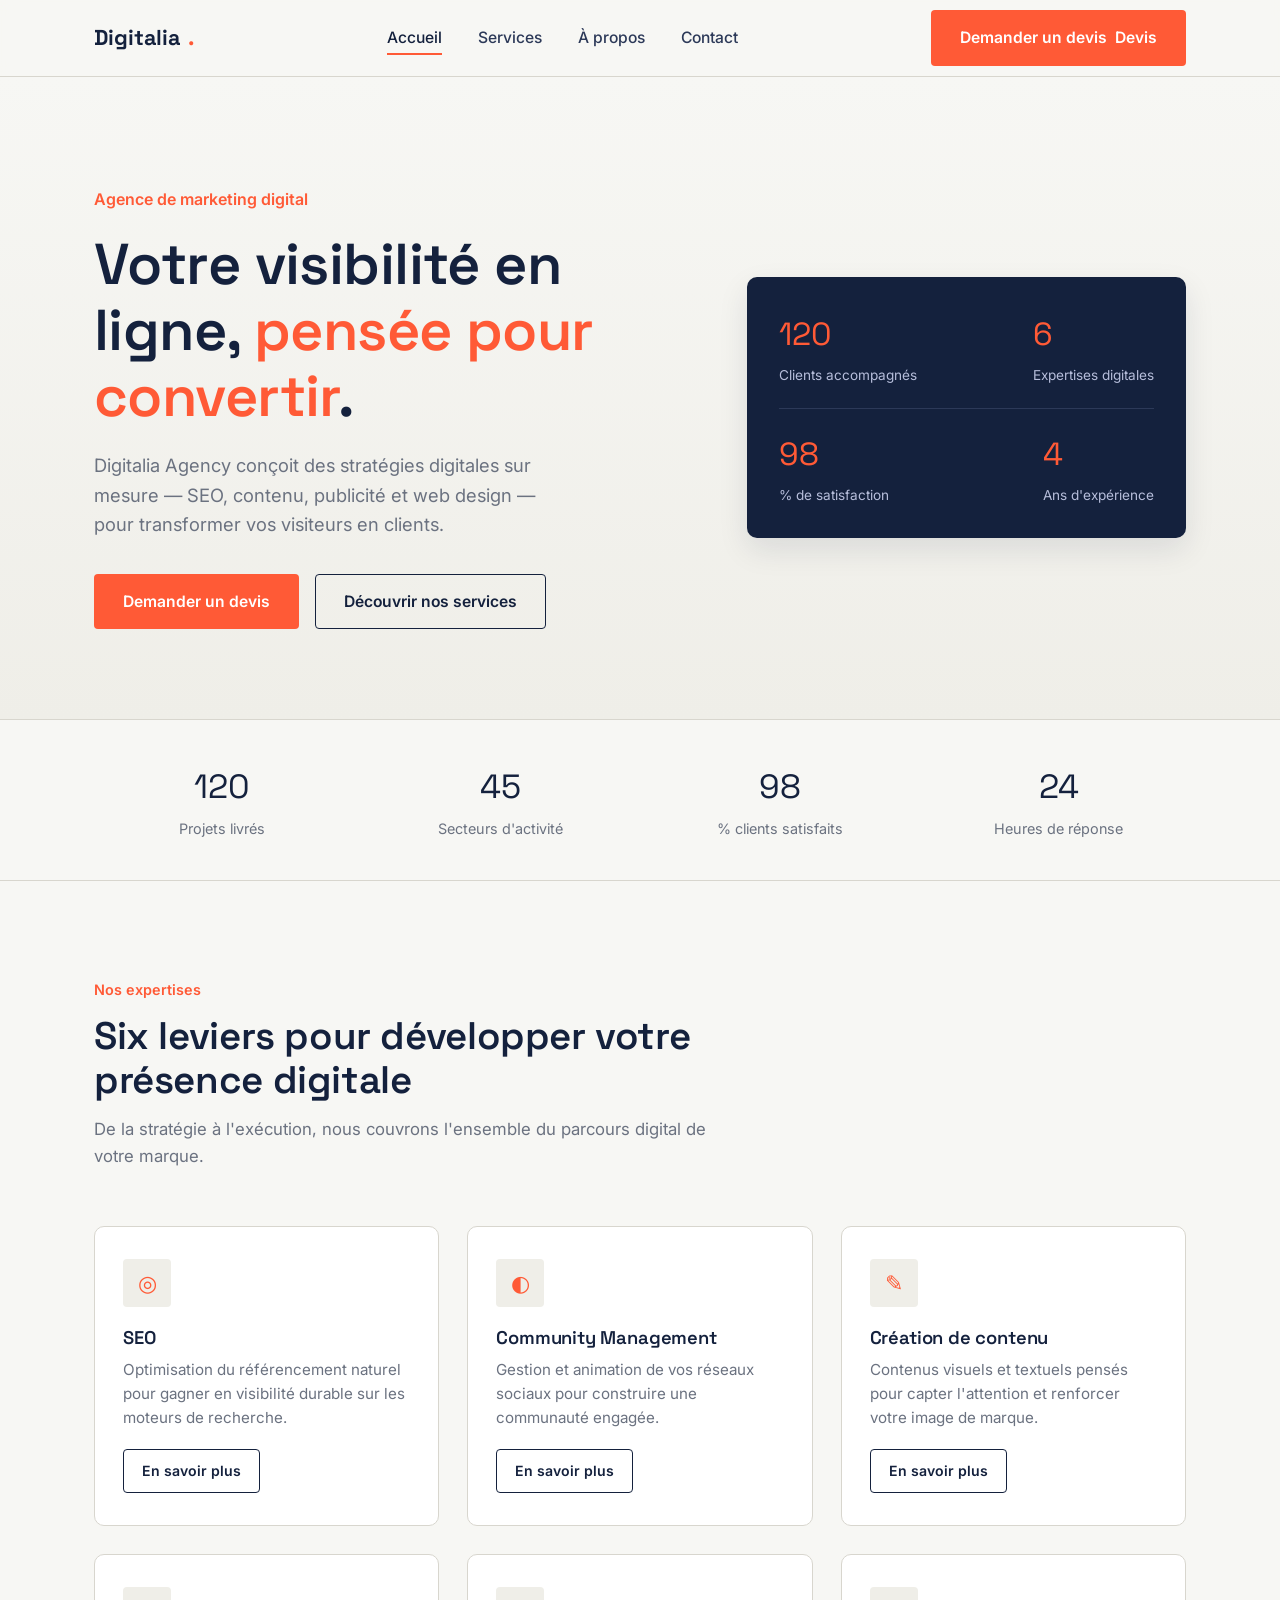
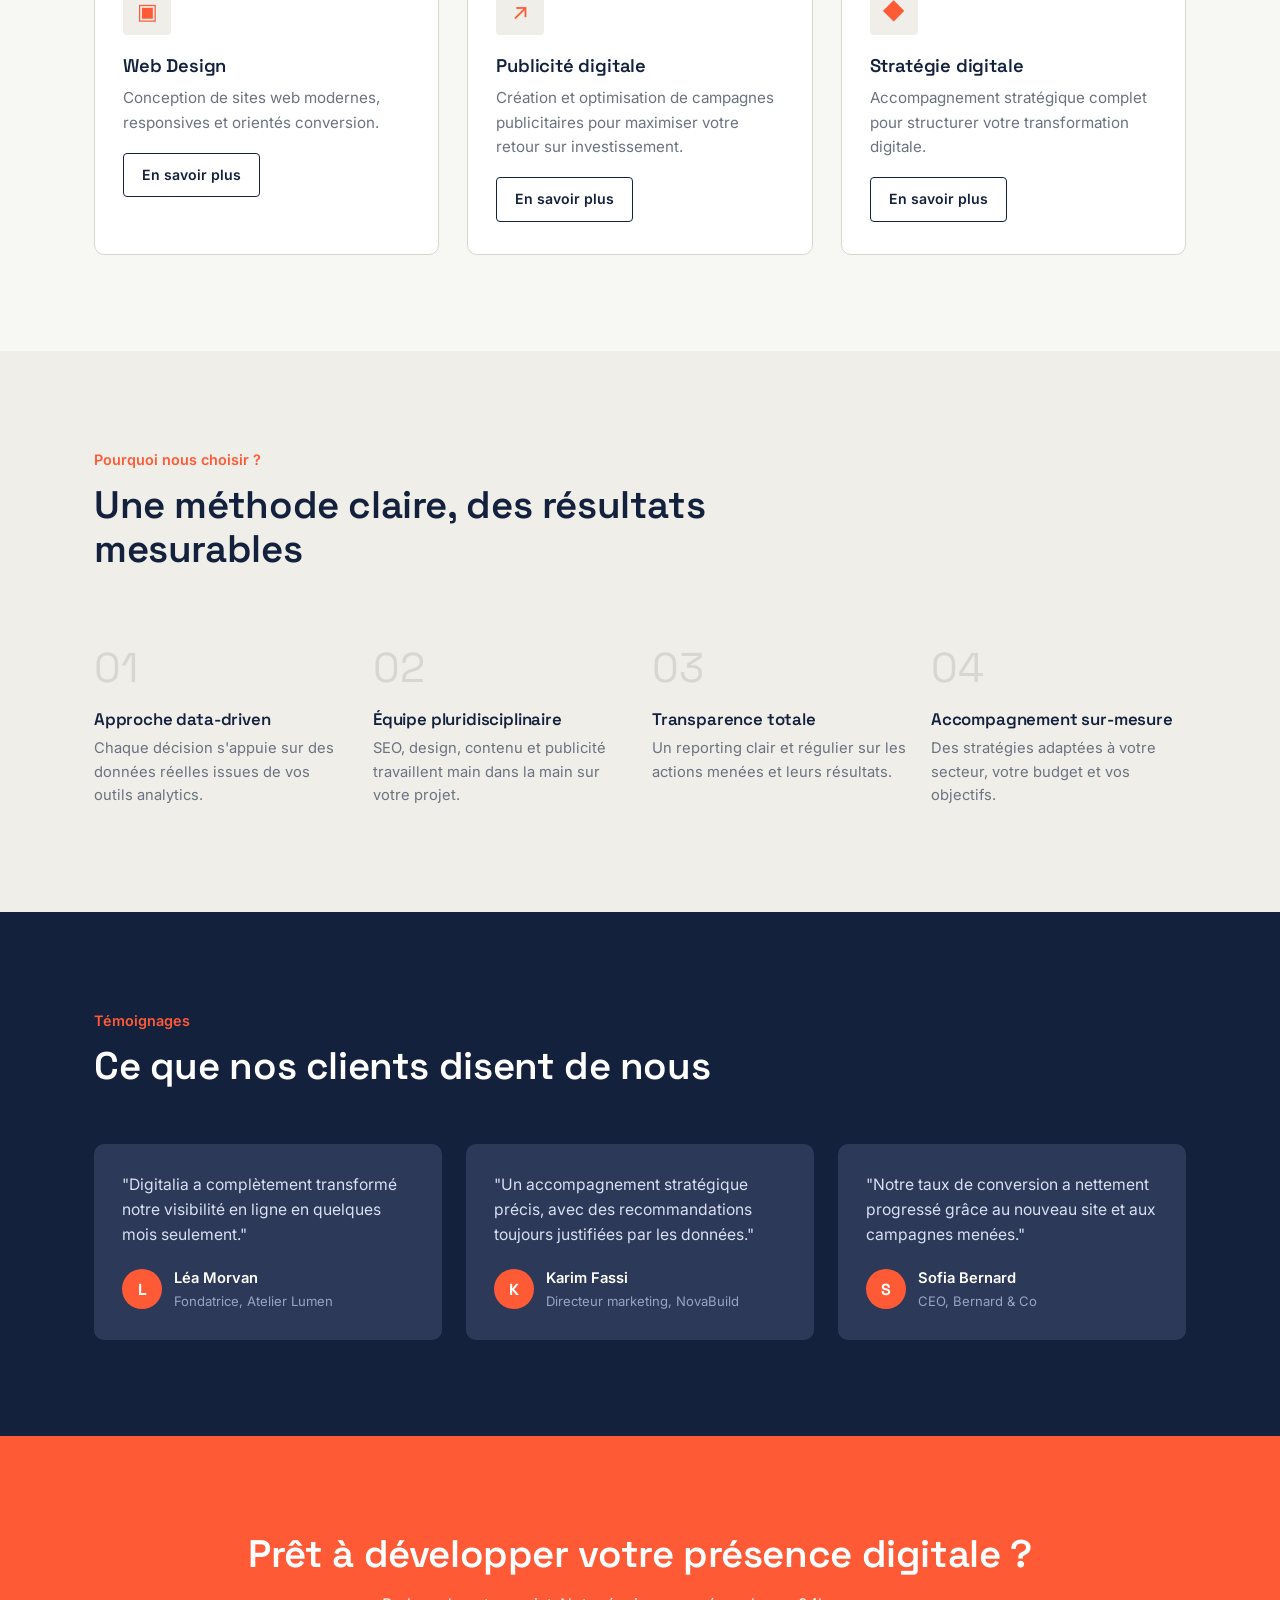
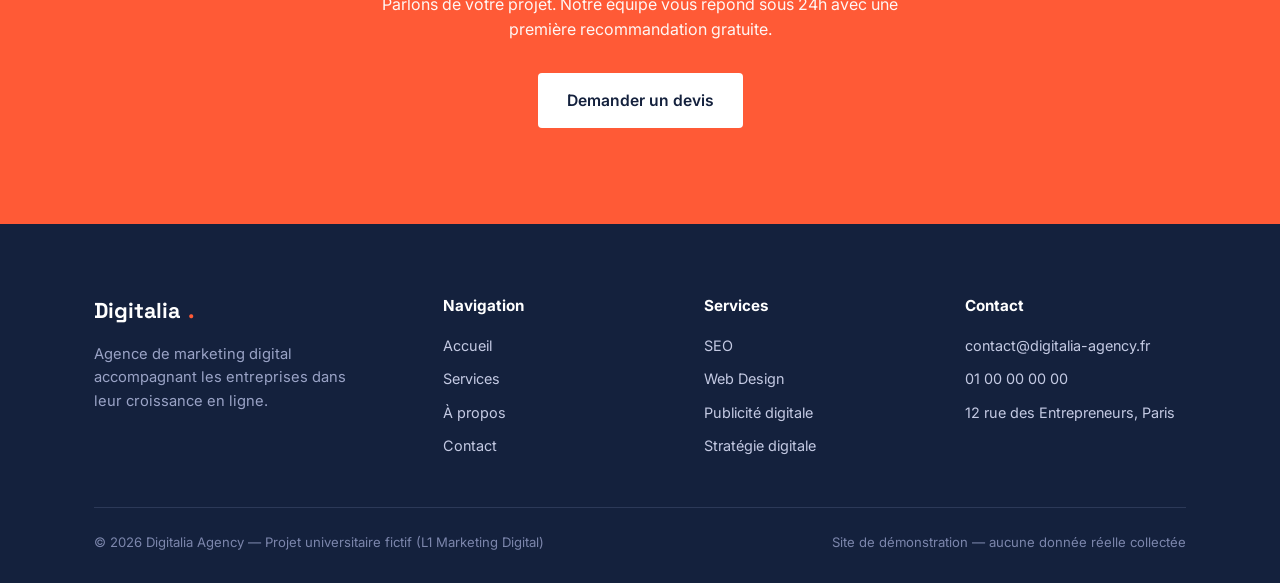
<file: index.html>
<!DOCTYPE html>
<html lang="fr">
<head>
     <!-- Google tag (gtag.js) -->
<script async src="https://www.googletagmanager.com/gtag/js?id=G-2SZCE2NQGP"></script>
<script>
  window.dataLayer = window.dataLayer || [];
  function gtag(){dataLayer.push(arguments);}
  gtag('js', new Date());

  gtag('config', 'G-2SZCE2NQGP');
</script>
<meta charset="UTF-8">
<meta name="viewport" content="width=device-width, initial-scale=1.0">
<title>Digitalia Agency — Agence de Marketing Digital</title>
<meta name="description" content="Digitalia Agency accompagne les entreprises dans leur visibilité digitale : SEO, Community Management, Web Design, Publicité digitale et Stratégie digitale.">

<!-- Google Fonts -->
<link rel="preconnect" href="https://fonts.googleapis.com">
<link href="https://fonts.googleapis.com/css2?family=Space+Grotesk:wght@500;600;700&family=Inter:wght@400;500;600;700&display=swap" rel="stylesheet">

<link rel="stylesheet" href="css/style.css">

<!-- ============================================================
     GOOGLE ANALYTICS 4 (GA4) — gtag.js
     ACTION À FAIRE PAR L'ÉTUDIANT : remplacer G-XXXXXXXXXX par le
     Measurement ID réel obtenu dans Google Analytics (voir PARTIE I
     du guide). Ce code doit être copié à l'identique sur les 4 pages
     (index.html, services.html, about.html, contact.html).
     ============================================================ -->
<script async src="https://www.googletagmanager.com/gtag/js?id=G-XXXXXXXXXX"></script>
<script>
  window.dataLayer = window.dataLayer || [];
  function gtag(){dataLayer.push(arguments);}
  gtag('js', new Date());
  gtag('config', 'G-XXXXXXXXXX');
</script>
</head>
<body>

<!-- ================= HEADER ================= -->
<header class="site-header">
  <div class="container">
    <a href="index.html" class="logo">Digitalia<span>.</span></a>
    <nav class="main-nav" id="mainNav">
      <ul>
        <li><a href="index.html" class="active">Accueil</a></li>
        <li><a href="services.html">Services</a></li>
        <li><a href="about.html">À propos</a></li>
        <li><a href="contact.html">Contact</a></li>
      </ul>
    </nav>
    <div class="header-actions">
      <a href="contact.html" class="btn btn-primary" data-track="cta_click" data-cta-location="header">
        <span class="btn-text-full">Demander un devis</span><span class="btn-text-short">Devis</span>
      </a>
      <button class="nav-toggle" id="navToggle" aria-label="Menu">
        <span></span><span></span><span></span>
      </button>
    </div>
  </div>
</header>

<!-- ================= HERO ================= -->
<section class="hero">
  <div class="container">
    <div class="hero-copy">
      <span class="hero-eyebrow">Agence de marketing digital</span>
      <h1>Votre visibilité en ligne, <em>pensée pour convertir</em>.</h1>
      <p class="lead">Digitalia Agency conçoit des stratégies digitales sur mesure — SEO, contenu, publicité et web design — pour transformer vos visiteurs en clients.</p>
      <div class="hero-cta">
        <a href="contact.html" class="btn btn-primary" data-track="cta_click" data-cta-location="hero">Demander un devis</a>
        <a href="services.html" class="btn btn-outline">Découvrir nos services</a>
      </div>
    </div>
    <div class="hero-visual">
      <div class="stat-row">
        <div><div class="stat-num" data-count="120">0</div><div class="stat-label">Clients accompagnés</div></div>
        <div><div class="stat-num" data-count="6">0</div><div class="stat-label">Expertises digitales</div></div>
      </div>
      <hr>
      <div class="stat-row">
        <div><div class="stat-num" data-count="98">0</div><div class="stat-label">% de satisfaction</div></div>
        <div><div class="stat-num" data-count="4">0</div><div class="stat-label">Ans d'expérience</div></div>
      </div>
    </div>
  </div>
</section>

<!-- ================= TRUST BAR ================= -->
<section class="trust-bar" style="padding:40px 0;">
  <div class="container">
    <div><div class="trust-num" data-count="120">0</div><div class="trust-label">Projets livrés</div></div>
    <div><div class="trust-num" data-count="45">0</div><div class="trust-label">Secteurs d'activité</div></div>
    <div><div class="trust-num" data-count="98">0</div><div class="trust-label">% clients satisfaits</div></div>
    <div><div class="trust-num" data-count="24">0</div><div class="trust-label">Heures de réponse</div></div>
  </div>
</section>

<!-- ================= SERVICES ================= -->
<section id="services">
  <div class="container">
    <div class="section-head">
      <span class="section-tag">Nos expertises</span>
      <h2>Six leviers pour développer votre présence digitale</h2>
      <p>De la stratégie à l'exécution, nous couvrons l'ensemble du parcours digital de votre marque.</p>
    </div>
    <div class="services-grid">

      <div class="service-card">
        <div class="service-icon">◎</div>
        <h3>SEO</h3>
        <p>Optimisation du référencement naturel pour gagner en visibilité durable sur les moteurs de recherche.</p>
        <a href="services.html#seo" class="btn btn-outline" data-track="service_click" data-service-name="SEO">En savoir plus</a>
      </div>

      <div class="service-card">
        <div class="service-icon">◐</div>
        <h3>Community Management</h3>
        <p>Gestion et animation de vos réseaux sociaux pour construire une communauté engagée.</p>
        <a href="services.html#community" class="btn btn-outline" data-track="service_click" data-service-name="Community Management">En savoir plus</a>
      </div>

      <div class="service-card">
        <div class="service-icon">✎</div>
        <h3>Création de contenu</h3>
        <p>Contenus visuels et textuels pensés pour capter l'attention et renforcer votre image de marque.</p>
        <a href="services.html#contenu" class="btn btn-outline" data-track="service_click" data-service-name="Création de contenu">En savoir plus</a>
      </div>

      <div class="service-card">
        <div class="service-icon">▣</div>
        <h3>Web Design</h3>
        <p>Conception de sites web modernes, responsives et orientés conversion.</p>
        <a href="services.html#webdesign" class="btn btn-outline" data-track="service_click" data-service-name="Web Design">En savoir plus</a>
      </div>

      <div class="service-card">
        <div class="service-icon">↗</div>
        <h3>Publicité digitale</h3>
        <p>Création et optimisation de campagnes publicitaires pour maximiser votre retour sur investissement.</p>
        <a href="services.html#pub" class="btn btn-outline" data-track="service_click" data-service-name="Publicité digitale">En savoir plus</a>
      </div>

      <div class="service-card">
        <div class="service-icon">◆</div>
        <h3>Stratégie digitale</h3>
        <p>Accompagnement stratégique complet pour structurer votre transformation digitale.</p>
        <a href="services.html#strategie" class="btn btn-outline" data-track="service_click" data-service-name="Stratégie digitale">En savoir plus</a>
      </div>

    </div>
  </div>
</section>

<!-- ================= WHY US ================= -->
<section style="background:var(--paper-alt);">
  <div class="container">
    <div class="section-head">
      <span class="section-tag">Pourquoi nous choisir ?</span>
      <h2>Une méthode claire, des résultats mesurables</h2>
    </div>
    <div class="why-grid">
      <div class="why-item"><span class="num">01</span><h4>Approche data-driven</h4><p>Chaque décision s'appuie sur des données réelles issues de vos outils analytics.</p></div>
      <div class="why-item"><span class="num">02</span><h4>Équipe pluridisciplinaire</h4><p>SEO, design, contenu et publicité travaillent main dans la main sur votre projet.</p></div>
      <div class="why-item"><span class="num">03</span><h4>Transparence totale</h4><p>Un reporting clair et régulier sur les actions menées et leurs résultats.</p></div>
      <div class="why-item"><span class="num">04</span><h4>Accompagnement sur-mesure</h4><p>Des stratégies adaptées à votre secteur, votre budget et vos objectifs.</p></div>
    </div>
  </div>
</section>

<!-- ================= TESTIMONIALS ================= -->
<section class="testimonials">
  <div class="container">
    <div class="section-head">
      <span class="section-tag">Témoignages</span>
      <h2>Ce que nos clients disent de nous</h2>
    </div>
    <div class="testi-grid">
      <div class="testi-card">
        <p>"Digitalia a complètement transformé notre visibilité en ligne en quelques mois seulement."</p>
        <div class="testi-author">
          <div class="testi-avatar">L</div>
          <div><div class="testi-name">Léa Morvan</div><div class="testi-role">Fondatrice, Atelier Lumen</div></div>
        </div>
      </div>
      <div class="testi-card">
        <p>"Un accompagnement stratégique précis, avec des recommandations toujours justifiées par les données."</p>
        <div class="testi-author">
          <div class="testi-avatar">K</div>
          <div><div class="testi-name">Karim Fassi</div><div class="testi-role">Directeur marketing, NovaBuild</div></div>
        </div>
      </div>
      <div class="testi-card">
        <p>"Notre taux de conversion a nettement progressé grâce au nouveau site et aux campagnes menées."</p>
        <div class="testi-author">
          <div class="testi-avatar">S</div>
          <div><div class="testi-name">Sofia Bernard</div><div class="testi-role">CEO, Bernard & Co</div></div>
        </div>
      </div>
    </div>
  </div>
</section>

<!-- ================= CTA FINAL ================= -->
<section class="cta-final">
  <div class="container">
    <h2>Prêt à développer votre présence digitale ?</h2>
    <p>Parlons de votre projet. Notre équipe vous répond sous 24h avec une première recommandation gratuite.</p>
    <a href="contact.html" class="btn btn-light" data-track="cta_click" data-cta-location="footer_cta">Demander un devis</a>
  </div>
</section>

<!-- ================= FOOTER ================= -->
<footer class="site-footer">
  <div class="container">
    <div class="footer-grid">
      <div class="footer-brand">
        <a href="index.html" class="logo">Digitalia<span>.</span></a>
        <p>Agence de marketing digital accompagnant les entreprises dans leur croissance en ligne.</p>
      </div>
      <div class="footer-col">
        <h5>Navigation</h5>
        <ul>
          <li><a href="index.html">Accueil</a></li>
          <li><a href="services.html">Services</a></li>
          <li><a href="about.html">À propos</a></li>
          <li><a href="contact.html">Contact</a></li>
        </ul>
      </div>
      <div class="footer-col">
        <h5>Services</h5>
        <ul>
          <li><a href="services.html#seo">SEO</a></li>
          <li><a href="services.html#webdesign">Web Design</a></li>
          <li><a href="services.html#pub">Publicité digitale</a></li>
          <li><a href="services.html#strategie">Stratégie digitale</a></li>
        </ul>
      </div>
      <div class="footer-col">
        <h5>Contact</h5>
        <ul>
          <li><a href="mailto:contact@digitalia-agency.fr" data-track="contact_click" data-contact-type="email">contact@digitalia-agency.fr</a></li>
          <li><a href="tel:+33100000000" data-track="contact_click" data-contact-type="phone">01 00 00 00 00</a></li>
          <li>12 rue des Entrepreneurs, Paris</li>
        </ul>
      </div>
    </div>
    <div class="footer-bottom">
      <span>© 2026 Digitalia Agency — Projet universitaire fictif (L1 Marketing Digital)</span>
      <span>Site de démonstration — aucune donnée réelle collectée</span>
    </div>
  </div>
</footer>

<script src="js/script.js"></script>
</body>
</html>
</file>
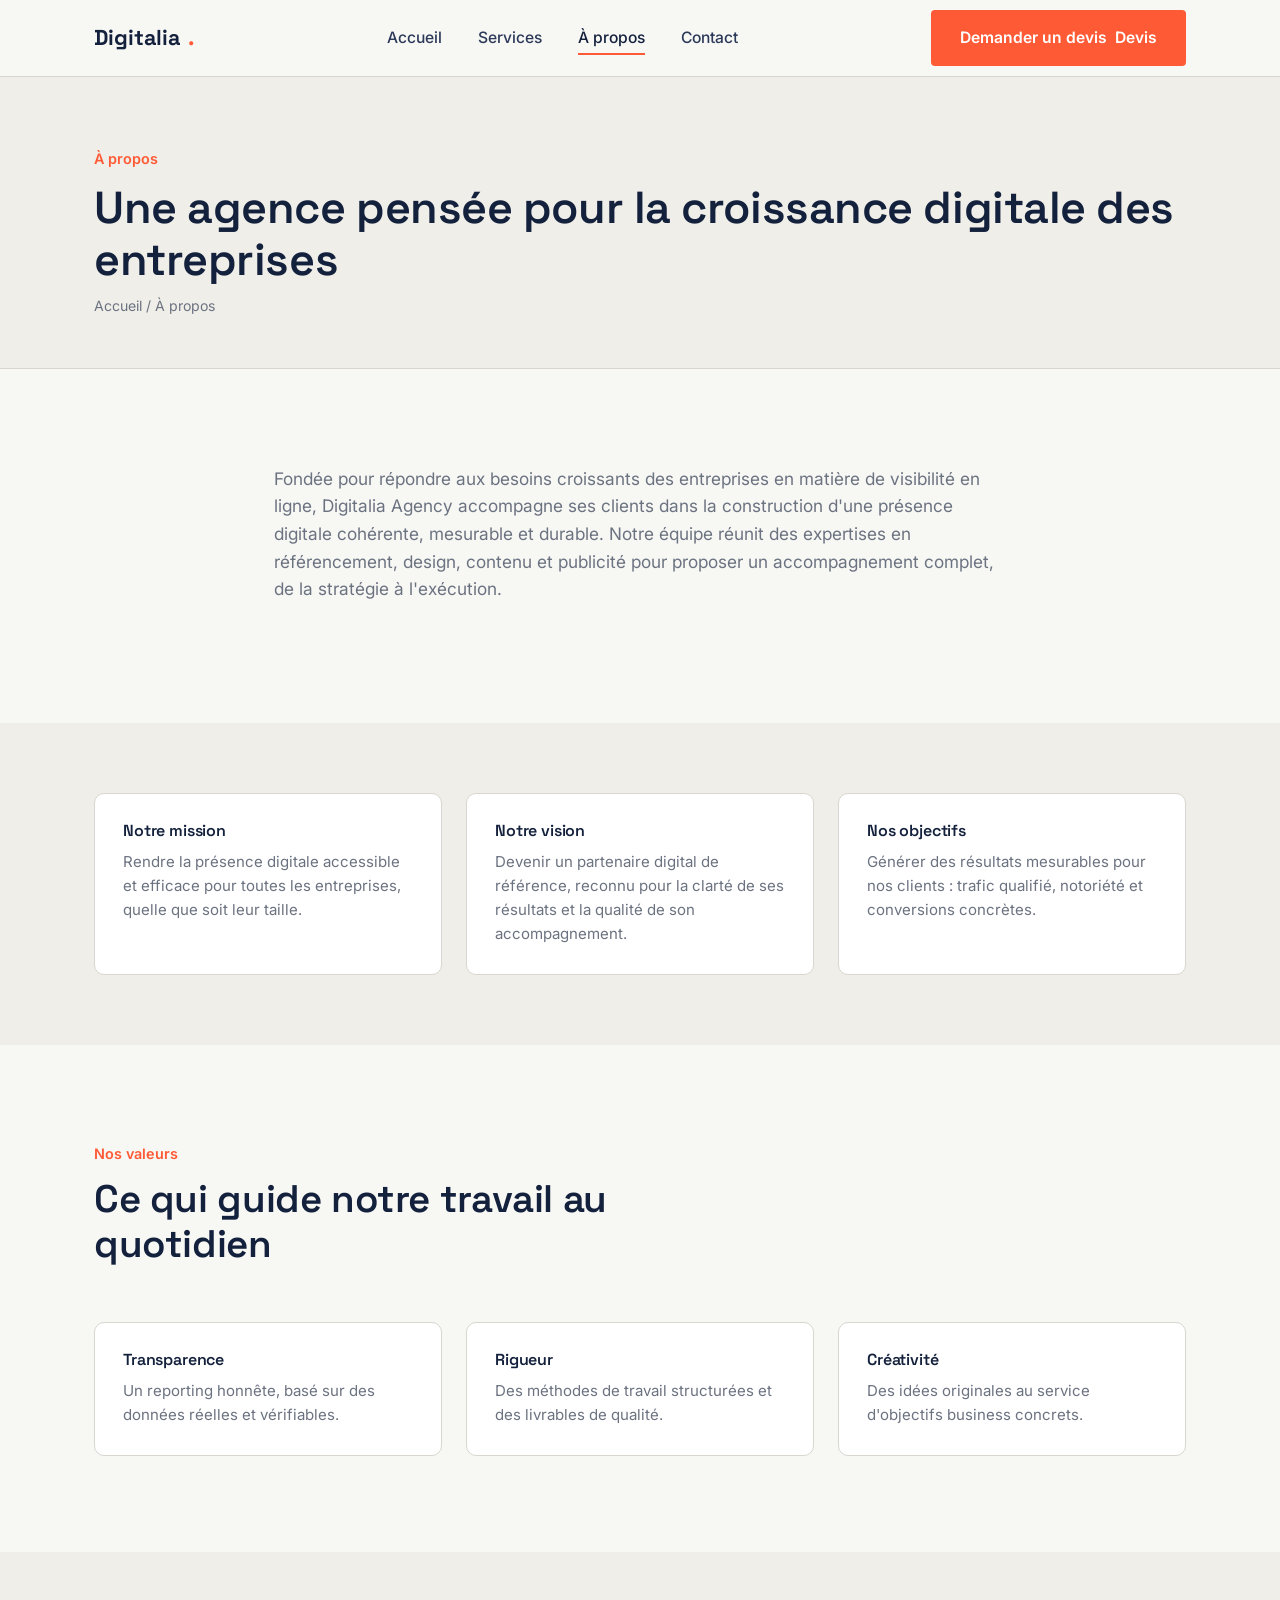
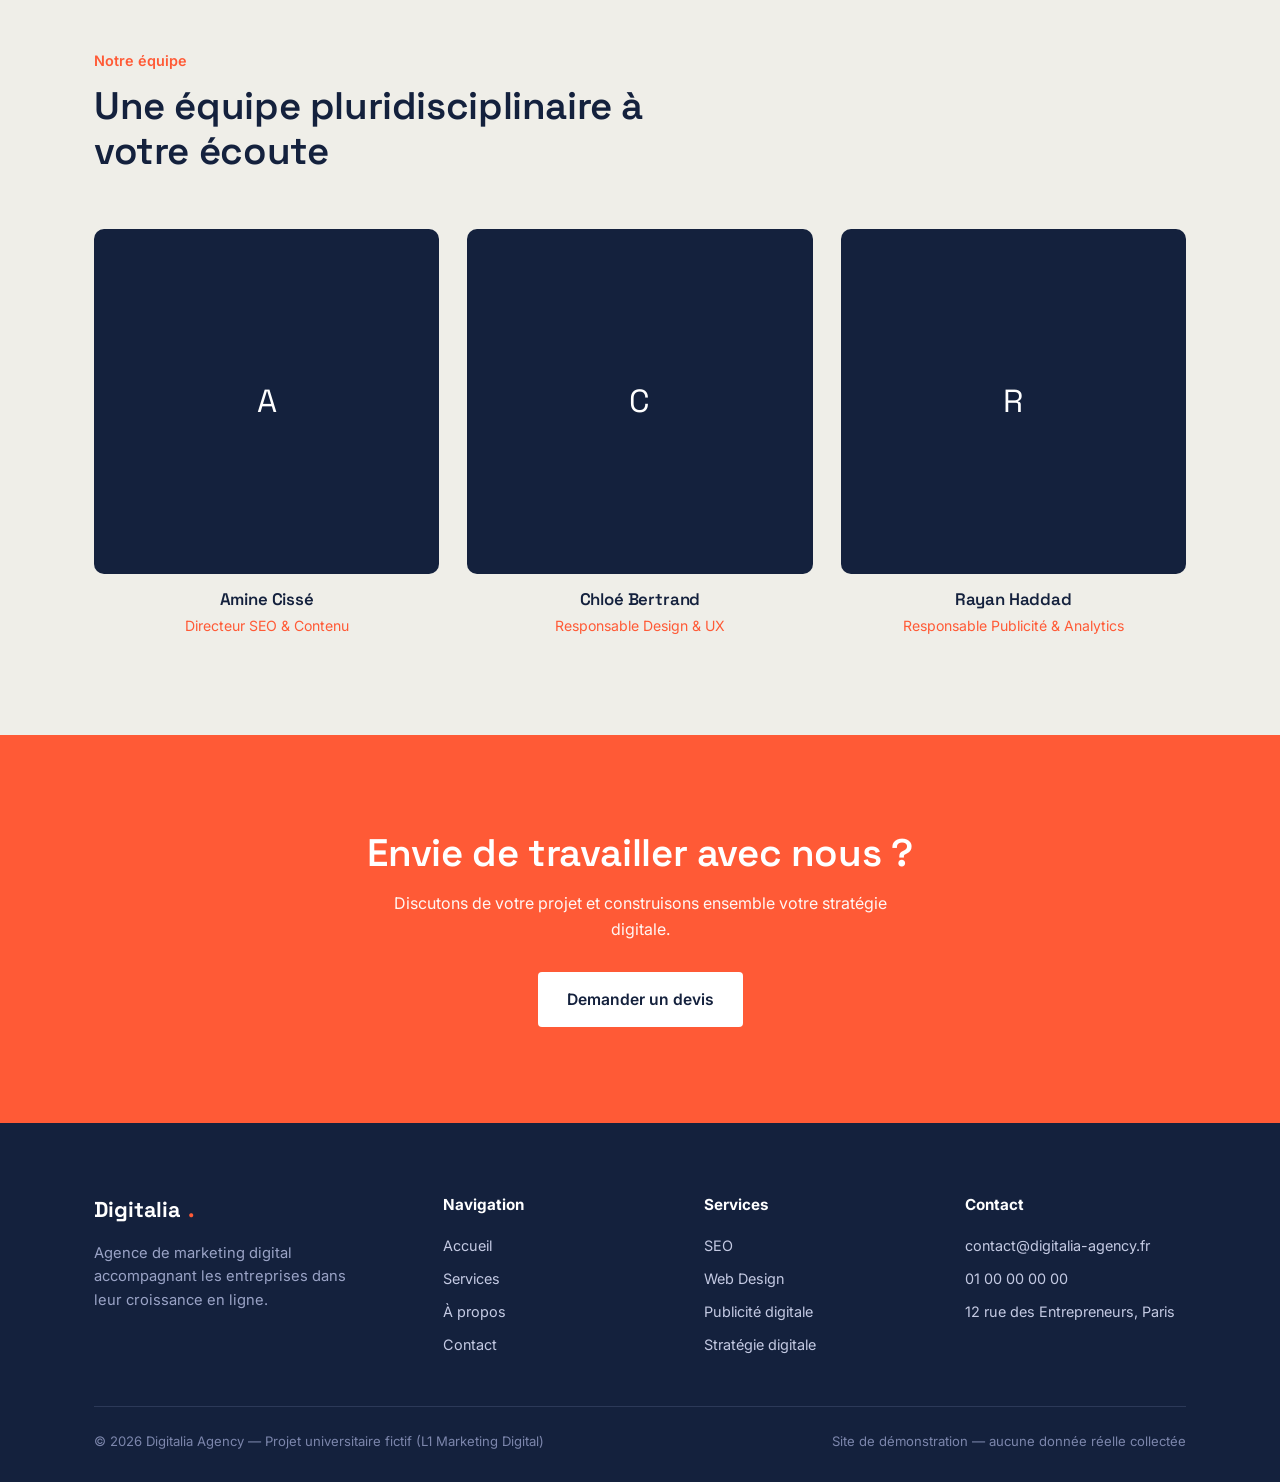
<file: about.html>
<!DOCTYPE html>
<html lang="fr">
<head>
  <!-- Google tag (gtag.js) -->
<script async src="https://www.googletagmanager.com/gtag/js?id=G-2SZCE2NQGP"></script>
<script>
  window.dataLayer = window.dataLayer || [];
  function gtag(){dataLayer.push(arguments);}
  gtag('js', new Date());

  gtag('config', 'G-2SZCE2NQGP');
</script>
<meta charset="UTF-8">
<meta name="viewport" content="width=device-width, initial-scale=1.0">
<title>À propos — Digitalia Agency</title>
<meta name="description" content="Découvrez la mission, la vision, les valeurs et l'équipe de Digitalia Agency.">
<link rel="preconnect" href="https://fonts.googleapis.com">
<link href="https://fonts.googleapis.com/css2?family=Space+Grotesk:wght@500;600;700&family=Inter:wght@400;500;600;700&display=swap" rel="stylesheet">
<link rel="stylesheet" href="css/style.css">

<script async src="https://www.googletagmanager.com/gtag/js?id=G-XXXXXXXXXX"></script>
<script>
  window.dataLayer = window.dataLayer || [];
  function gtag(){dataLayer.push(arguments);}
  gtag('js', new Date());
  gtag('config', 'G-XXXXXXXXXX');
</script>
</head>
<body>

<header class="site-header">
  <div class="container">
    <a href="index.html" class="logo">Digitalia<span>.</span></a>
    <nav class="main-nav" id="mainNav">
      <ul>
        <li><a href="index.html">Accueil</a></li>
        <li><a href="services.html">Services</a></li>
        <li><a href="about.html" class="active">À propos</a></li>
        <li><a href="contact.html">Contact</a></li>
      </ul>
    </nav>
    <div class="header-actions">
      <a href="contact.html" class="btn btn-primary" data-track="cta_click" data-cta-location="header">
        <span class="btn-text-full">Demander un devis</span><span class="btn-text-short">Devis</span>
      </a>
      <button class="nav-toggle" id="navToggle" aria-label="Menu"><span></span><span></span><span></span></button>
    </div>
  </div>
</header>

<section class="page-header">
  <div class="container">
    <span class="section-tag">À propos</span>
    <h1>Une agence pensée pour la croissance digitale des entreprises</h1>
    <p class="breadcrumb">Accueil / À propos</p>
  </div>
</section>

<section>
  <div class="container" style="max-width: 780px;">
    <p style="color:var(--grey); font-size:1.08rem; margin-bottom: 24px;">
      Fondée pour répondre aux besoins croissants des entreprises en matière de visibilité en ligne,
      Digitalia Agency accompagne ses clients dans la construction d'une présence digitale cohérente,
      mesurable et durable. Notre équipe réunit des expertises en référencement, design, contenu et
      publicité pour proposer un accompagnement complet, de la stratégie à l'exécution.
    </p>
  </div>
</section>

<section style="background:var(--paper-alt); padding-top:70px; padding-bottom:70px;">
  <div class="container">
    <div class="values-grid">
      <div class="value-card">
        <h4>Notre mission</h4>
        <p>Rendre la présence digitale accessible et efficace pour toutes les entreprises, quelle que soit leur taille.</p>
      </div>
      <div class="value-card">
        <h4>Notre vision</h4>
        <p>Devenir un partenaire digital de référence, reconnu pour la clarté de ses résultats et la qualité de son accompagnement.</p>
      </div>
      <div class="value-card">
        <h4>Nos objectifs</h4>
        <p>Générer des résultats mesurables pour nos clients : trafic qualifié, notoriété et conversions concrètes.</p>
      </div>
    </div>
  </div>
</section>

<section>
  <div class="container">
    <div class="section-head">
      <span class="section-tag">Nos valeurs</span>
      <h2>Ce qui guide notre travail au quotidien</h2>
    </div>
    <div class="values-grid">
      <div class="value-card"><h4>Transparence</h4><p>Un reporting honnête, basé sur des données réelles et vérifiables.</p></div>
      <div class="value-card"><h4>Rigueur</h4><p>Des méthodes de travail structurées et des livrables de qualité.</p></div>
      <div class="value-card"><h4>Créativité</h4><p>Des idées originales au service d'objectifs business concrets.</p></div>
    </div>
  </div>
</section>

<section style="background:var(--paper-alt);">
  <div class="container">
    <div class="section-head">
      <span class="section-tag">Notre équipe</span>
      <h2>Une équipe pluridisciplinaire à votre écoute</h2>
    </div>
    <div class="team-grid">
      <div class="team-card">
        <div class="team-photo">A</div>
        <h4>Amine Cissé</h4>
        <span>Directeur SEO &amp; Contenu</span>
      </div>
      <div class="team-card">
        <div class="team-photo">C</div>
        <h4>Chloé Bertrand</h4>
        <span>Responsable Design &amp; UX</span>
      </div>
      <div class="team-card">
        <div class="team-photo">R</div>
        <h4>Rayan Haddad</h4>
        <span>Responsable Publicité &amp; Analytics</span>
      </div>
    </div>
  </div>
</section>

<section class="cta-final">
  <div class="container">
    <h2>Envie de travailler avec nous ?</h2>
    <p>Discutons de votre projet et construisons ensemble votre stratégie digitale.</p>
    <a href="contact.html" class="btn btn-light" data-track="cta_click" data-cta-location="about_page_footer">Demander un devis</a>
  </div>
</section>

<footer class="site-footer">
  <div class="container">
    <div class="footer-grid">
      <div class="footer-brand">
        <a href="index.html" class="logo">Digitalia<span>.</span></a>
        <p>Agence de marketing digital accompagnant les entreprises dans leur croissance en ligne.</p>
      </div>
      <div class="footer-col">
        <h5>Navigation</h5>
        <ul><li><a href="index.html">Accueil</a></li><li><a href="services.html">Services</a></li><li><a href="about.html">À propos</a></li><li><a href="contact.html">Contact</a></li></ul>
      </div>
      <div class="footer-col">
        <h5>Services</h5>
        <ul><li><a href="services.html#seo">SEO</a></li><li><a href="services.html#webdesign">Web Design</a></li><li><a href="services.html#pub">Publicité digitale</a></li><li><a href="services.html#strategie">Stratégie digitale</a></li></ul>
      </div>
      <div class="footer-col">
        <h5>Contact</h5>
        <ul><li><a href="mailto:contact@digitalia-agency.fr" data-track="contact_click" data-contact-type="email">contact@digitalia-agency.fr</a></li><li><a href="tel:+33100000000" data-track="contact_click" data-contact-type="phone">01 00 00 00 00</a></li><li>12 rue des Entrepreneurs, Paris</li></ul>
      </div>
    </div>
    <div class="footer-bottom">
      <span>© 2026 Digitalia Agency — Projet universitaire fictif (L1 Marketing Digital)</span>
      <span>Site de démonstration — aucune donnée réelle collectée</span>
    </div>
  </div>
</footer>

<script src="js/script.js"></script>
</body>
</html>
</file>
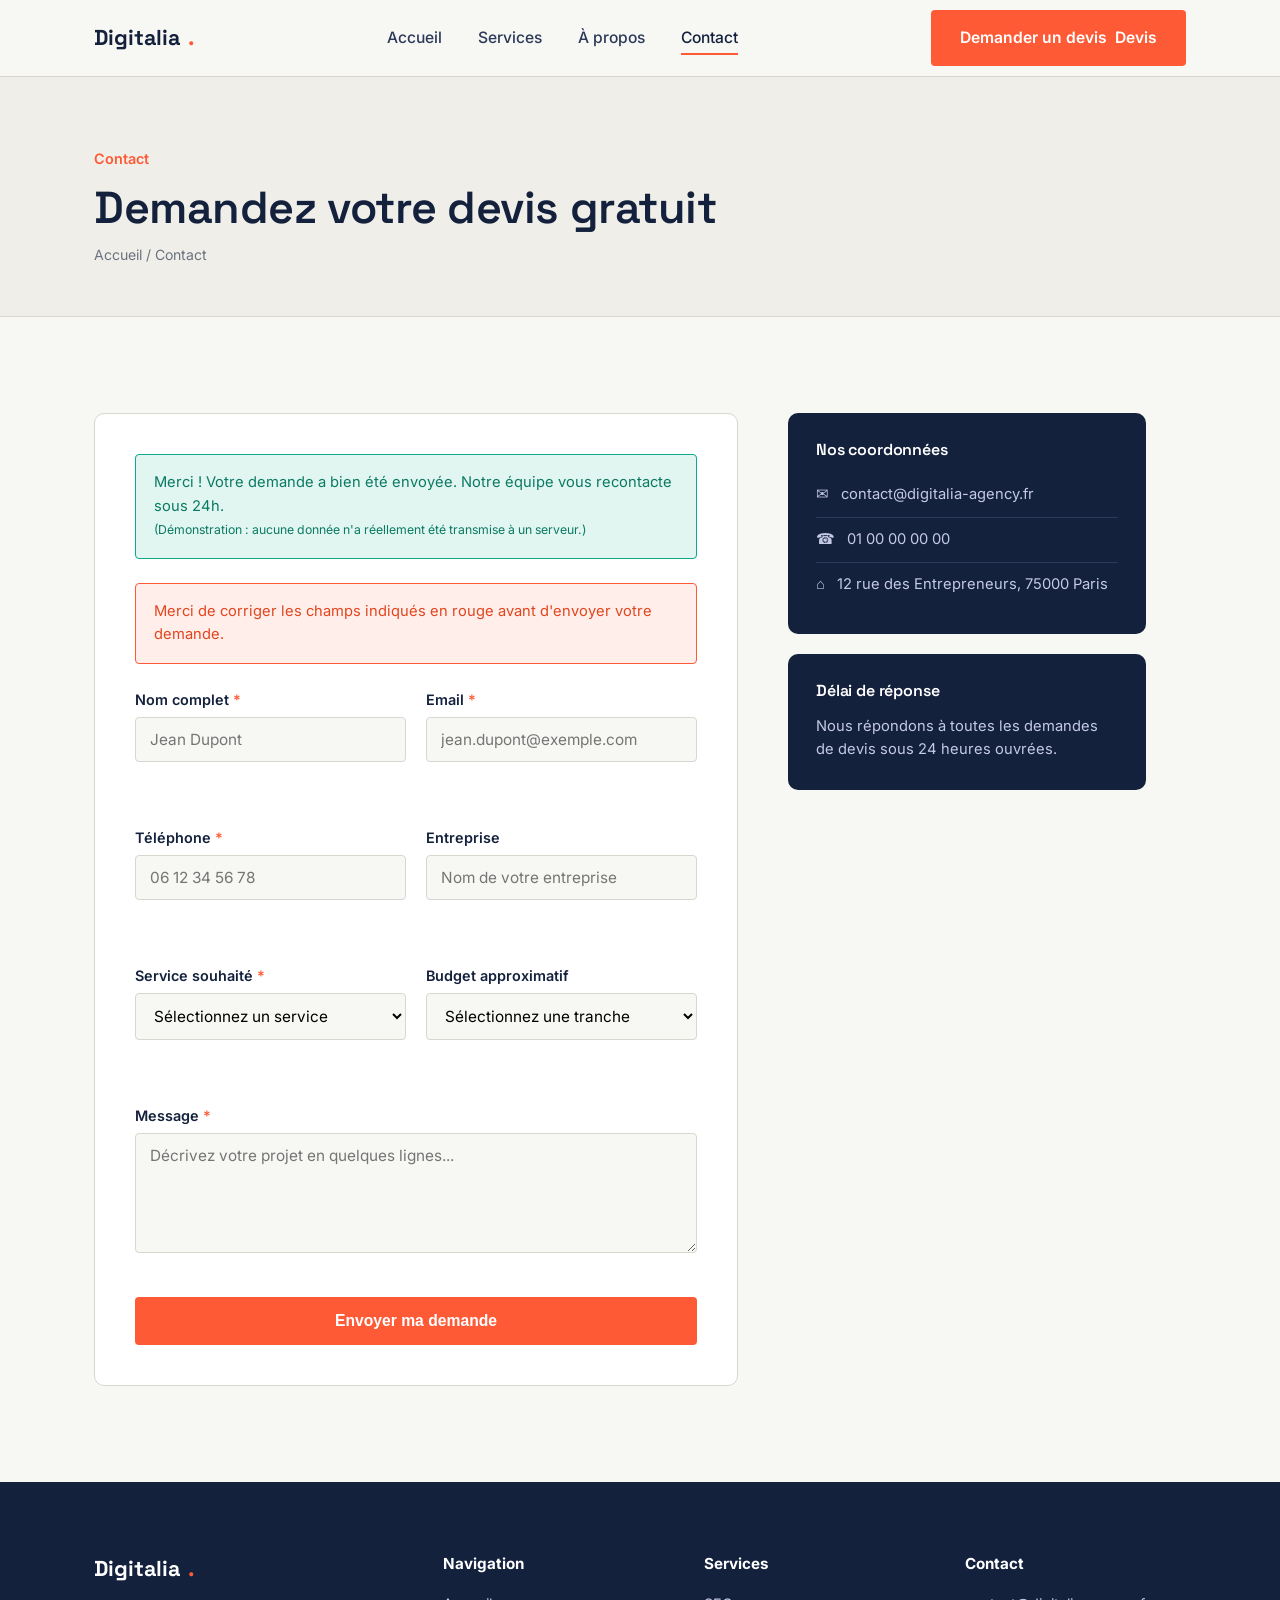
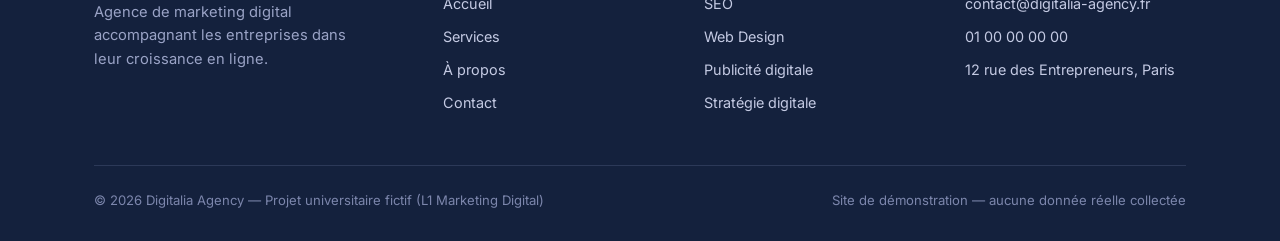
<file: contact.html>
<!DOCTYPE html>
<html lang="fr">
<head>
  <!-- Google tag (gtag.js) -->
<script async src="https://www.googletagmanager.com/gtag/js?id=G-2SZCE2NQGP"></script>
<script>
  window.dataLayer = window.dataLayer || [];
  function gtag(){dataLayer.push(arguments);}
  gtag('js', new Date());

  gtag('config', 'G-2SZCE2NQGP');
</script>
<meta charset="UTF-8">
<meta name="viewport" content="width=device-width, initial-scale=1.0">
<title>Contact — Demander un devis — Digitalia Agency</title>
<meta name="description" content="Demandez un devis gratuit à Digitalia Agency pour votre projet digital.">
<link rel="preconnect" href="https://fonts.googleapis.com">
<link href="https://fonts.googleapis.com/css2?family=Space+Grotesk:wght@500;600;700&family=Inter:wght@400;500;600;700&display=swap" rel="stylesheet">
<link rel="stylesheet" href="css/style.css">

<script async src="https://www.googletagmanager.com/gtag/js?id=G-XXXXXXXXXX"></script>
<script>
  window.dataLayer = window.dataLayer || [];
  function gtag(){dataLayer.push(arguments);}
  gtag('js', new Date());
  gtag('config', 'G-XXXXXXXXXX');
</script>
</head>
<body>

<header class="site-header">
  <div class="container">
    <a href="index.html" class="logo">Digitalia<span>.</span></a>
    <nav class="main-nav" id="mainNav">
      <ul>
        <li><a href="index.html">Accueil</a></li>
        <li><a href="services.html">Services</a></li>
        <li><a href="about.html">À propos</a></li>
        <li><a href="contact.html" class="active">Contact</a></li>
      </ul>
    </nav>
    <div class="header-actions">
      <a href="contact.html" class="btn btn-primary" data-track="cta_click" data-cta-location="header">
        <span class="btn-text-full">Demander un devis</span><span class="btn-text-short">Devis</span>
      </a>
      <button class="nav-toggle" id="navToggle" aria-label="Menu"><span></span><span></span><span></span></button>
    </div>
  </div>
</header>

<section class="page-header">
  <div class="container">
    <span class="section-tag">Contact</span>
    <h1>Demandez votre devis gratuit</h1>
    <p class="breadcrumb">Accueil / Contact</p>
  </div>
</section>

<section>
  <div class="container">
    <div class="contact-layout">

      <div class="form-card">
        <div id="formAlertSuccess" class="form-alert success">
          Merci ! Votre demande a bien été envoyée. Notre équipe vous recontacte sous 24h.
          <br><small>(Démonstration : aucune donnée n'a réellement été transmise à un serveur.)</small>
        </div>
        <div id="formAlertError" class="form-alert error">
          Merci de corriger les champs indiqués en rouge avant d'envoyer votre demande.
        </div>

        <form id="devisForm" novalidate>

          <div class="form-row">
            <div class="form-group" data-field="nom">
              <label for="nom">Nom complet <span class="req">*</span></label>
              <input type="text" id="nom" name="nom" placeholder="Jean Dupont">
              <span class="field-error"></span>
            </div>
            <div class="form-group" data-field="email">
              <label for="email">Email <span class="req">*</span></label>
              <input type="email" id="email" name="email" placeholder="jean.dupont@exemple.com">
              <span class="field-error"></span>
            </div>
          </div>

          <div class="form-row">
            <div class="form-group" data-field="telephone">
              <label for="telephone">Téléphone <span class="req">*</span></label>
              <input type="tel" id="telephone" name="telephone" placeholder="06 12 34 56 78">
              <span class="field-error"></span>
            </div>
            <div class="form-group" data-field="entreprise">
              <label for="entreprise">Entreprise</label>
              <input type="text" id="entreprise" name="entreprise" placeholder="Nom de votre entreprise">
              <span class="field-error"></span>
            </div>
          </div>

          <div class="form-row">
            <div class="form-group" data-field="service">
              <label for="service">Service souhaité <span class="req">*</span></label>
              <select id="service" name="service">
                <option value="">Sélectionnez un service</option>
                <option value="SEO">SEO</option>
                <option value="Community Management">Community Management</option>
                <option value="Création de contenu">Création de contenu</option>
                <option value="Web Design">Web Design</option>
                <option value="Publicité digitale">Publicité digitale</option>
                <option value="Stratégie digitale">Stratégie digitale</option>
              </select>
              <span class="field-error"></span>
            </div>
            <div class="form-group" data-field="budget">
              <label for="budget">Budget approximatif</label>
              <select id="budget" name="budget">
                <option value="">Sélectionnez une tranche</option>
                <option value="< 1000€">Moins de 1 000 €</option>
                <option value="1000-5000€">1 000 € – 5 000 €</option>
                <option value="5000-10000€">5 000 € – 10 000 €</option>
                <option value="> 10000€">Plus de 10 000 €</option>
              </select>
              <span class="field-error"></span>
            </div>
          </div>

          <div class="form-group" data-field="message">
            <label for="message">Message <span class="req">*</span></label>
            <textarea id="message" name="message" placeholder="Décrivez votre projet en quelques lignes..."></textarea>
            <span class="field-error"></span>
          </div>

          <button type="submit" class="btn btn-primary" style="width:100%; justify-content:center;">
            Envoyer ma demande
          </button>
        </form>
      </div>

      <div class="contact-info">
        <div class="info-card">
          <h4>Nos coordonnées</h4>
          <div class="info-item" data-track="contact_click" data-contact-type="email">
            <span>✉</span><span>contact@digitalia-agency.fr</span>
          </div>
          <div class="info-item" data-track="contact_click" data-contact-type="phone">
            <span>☎</span><span>01 00 00 00 00</span>
          </div>
          <div class="info-item" data-track="contact_click" data-contact-type="address">
            <span>⌂</span><span>12 rue des Entrepreneurs, 75000 Paris</span>
          </div>
        </div>
        <div class="info-card">
          <h4>Délai de réponse</h4>
          <p style="color:#C4CAE3; font-size:0.92rem;">Nous répondons à toutes les demandes de devis sous 24 heures ouvrées.</p>
        </div>
      </div>

    </div>
  </div>
</section>

<footer class="site-footer">
  <div class="container">
    <div class="footer-grid">
      <div class="footer-brand">
        <a href="index.html" class="logo">Digitalia<span>.</span></a>
        <p>Agence de marketing digital accompagnant les entreprises dans leur croissance en ligne.</p>
      </div>
      <div class="footer-col">
        <h5>Navigation</h5>
        <ul><li><a href="index.html">Accueil</a></li><li><a href="services.html">Services</a></li><li><a href="about.html">À propos</a></li><li><a href="contact.html">Contact</a></li></ul>
      </div>
      <div class="footer-col">
        <h5>Services</h5>
        <ul><li><a href="services.html#seo">SEO</a></li><li><a href="services.html#webdesign">Web Design</a></li><li><a href="services.html#pub">Publicité digitale</a></li><li><a href="services.html#strategie">Stratégie digitale</a></li></ul>
      </div>
      <div class="footer-col">
        <h5>Contact</h5>
        <ul><li><a href="mailto:contact@digitalia-agency.fr" data-track="contact_click" data-contact-type="email">contact@digitalia-agency.fr</a></li><li><a href="tel:+33100000000" data-track="contact_click" data-contact-type="phone">01 00 00 00 00</a></li><li>12 rue des Entrepreneurs, Paris</li></ul>
      </div>
    </div>
    <div class="footer-bottom">
      <span>© 2026 Digitalia Agency — Projet universitaire fictif (L1 Marketing Digital)</span>
      <span>Site de démonstration — aucune donnée réelle collectée</span>
    </div>
  </div>
</footer>

<script src="js/script.js"></script>
</body>
</html>
</file>
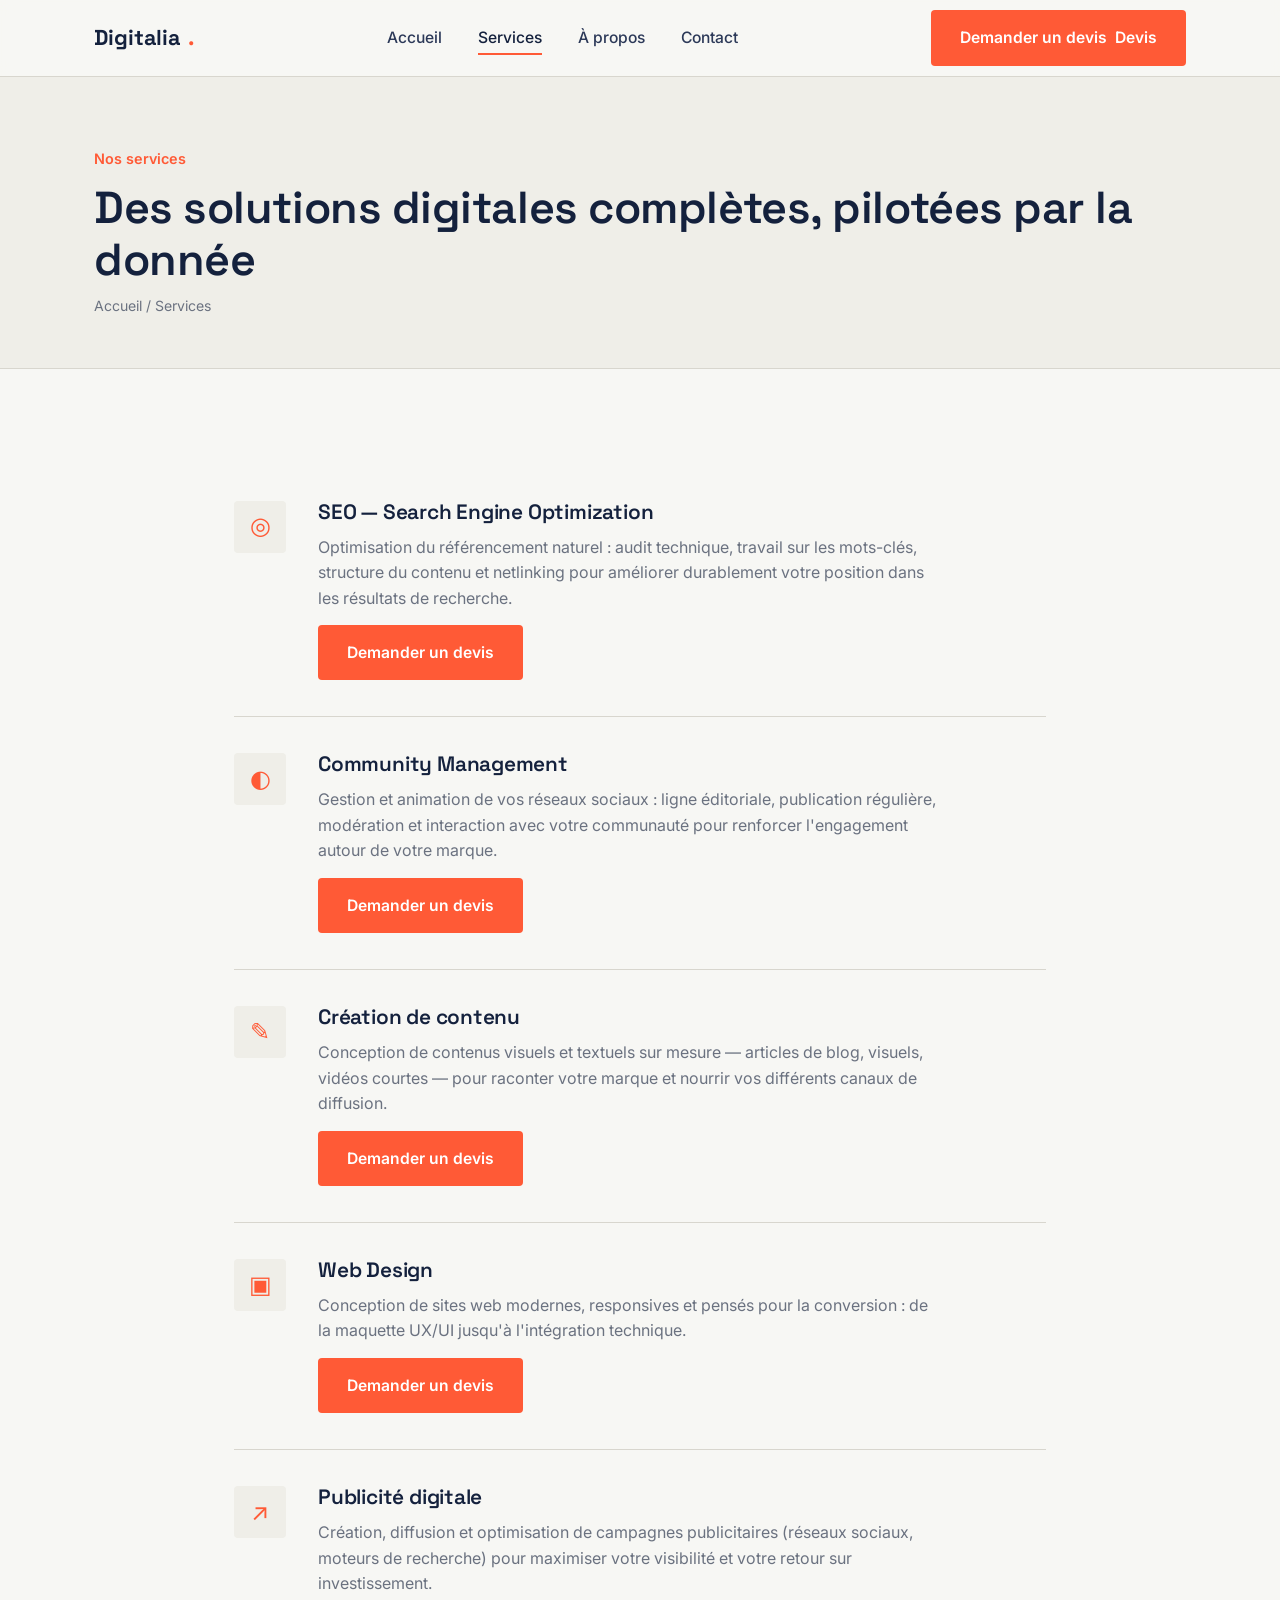
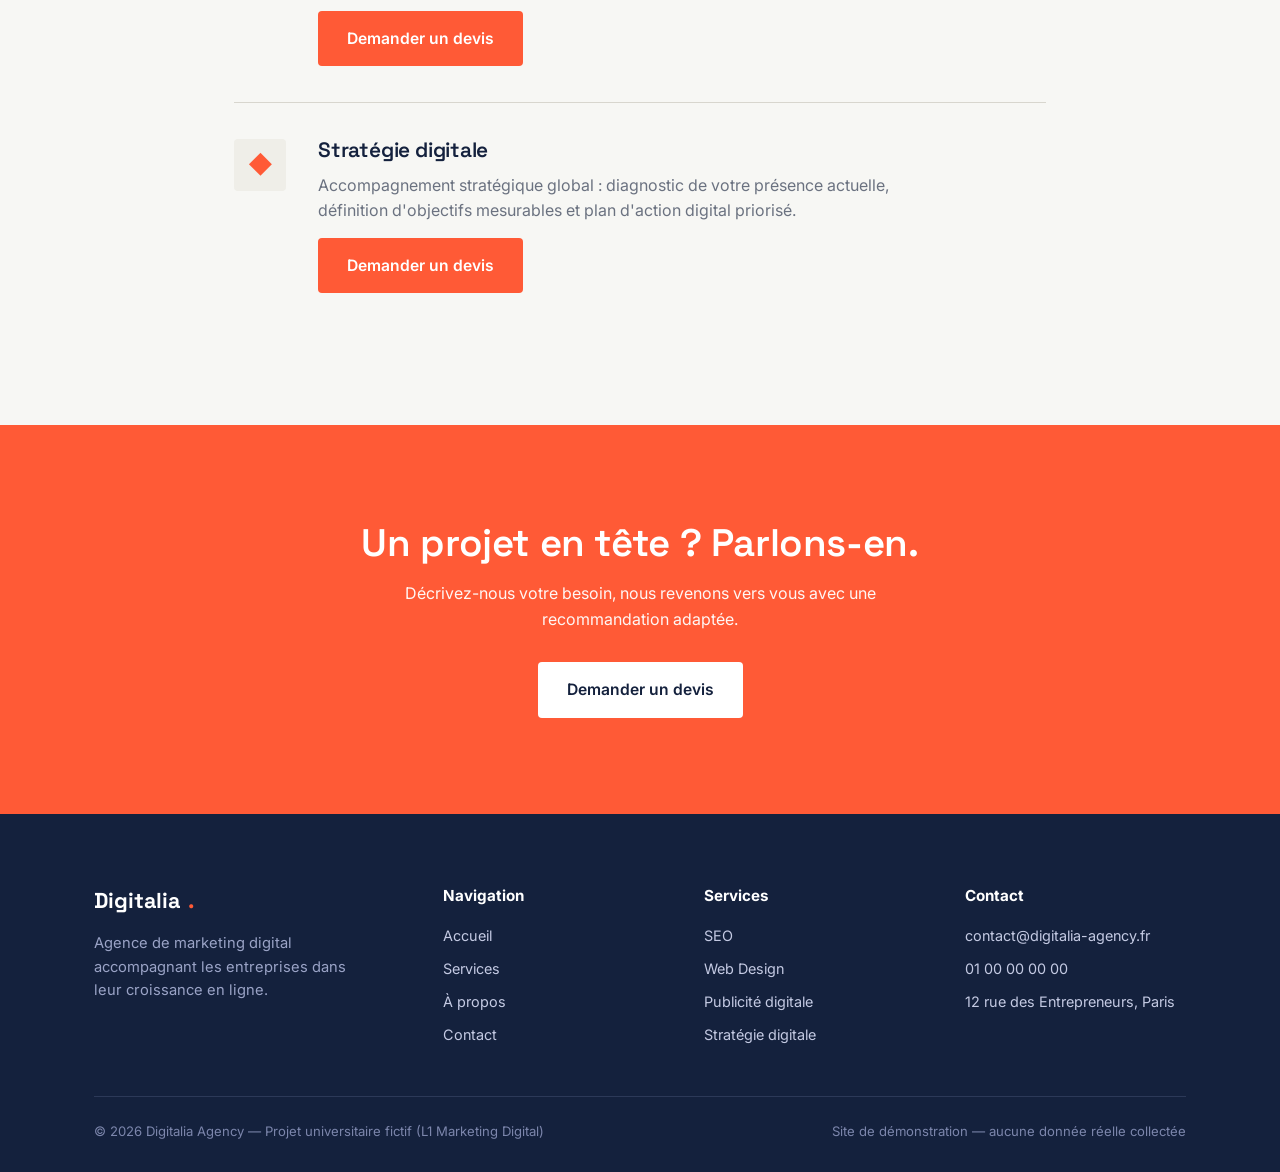
<file: services.html>
<!DOCTYPE html>
<html lang="fr">
<head>
  <!-- Google tag (gtag.js) -->
<script async src="https://www.googletagmanager.com/gtag/js?id=G-2SZCE2NQGP"></script>
<script>
  window.dataLayer = window.dataLayer || [];
  function gtag(){dataLayer.push(arguments);}
  gtag('js', new Date());

  gtag('config', 'G-2SZCE2NQGP');
</script>
<meta charset="UTF-8">
<meta name="viewport" content="width=device-width, initial-scale=1.0">
<title>Nos Services — Digitalia Agency</title>
<meta name="description" content="Découvrez les 6 services de Digitalia Agency : SEO, Community Management, Création de contenu, Web Design, Publicité digitale, Stratégie digitale.">
<link rel="preconnect" href="https://fonts.googleapis.com">
<link href="https://fonts.googleapis.com/css2?family=Space+Grotesk:wght@500;600;700&family=Inter:wght@400;500;600;700&display=swap" rel="stylesheet">
<link rel="stylesheet" href="css/style.css">

<script async src="https://www.googletagmanager.com/gtag/js?id=G-XXXXXXXXXX"></script>
<script>
  window.dataLayer = window.dataLayer || [];
  function gtag(){dataLayer.push(arguments);}
  gtag('js', new Date());
  gtag('config', 'G-XXXXXXXXXX');
</script>
</head>
<body>

<header class="site-header">
  <div class="container">
    <a href="index.html" class="logo">Digitalia<span>.</span></a>
    <nav class="main-nav" id="mainNav">
      <ul>
        <li><a href="index.html">Accueil</a></li>
        <li><a href="services.html" class="active">Services</a></li>
        <li><a href="about.html">À propos</a></li>
        <li><a href="contact.html">Contact</a></li>
      </ul>
    </nav>
    <div class="header-actions">
      <a href="contact.html" class="btn btn-primary" data-track="cta_click" data-cta-location="header">
        <span class="btn-text-full">Demander un devis</span><span class="btn-text-short">Devis</span>
      </a>
      <button class="nav-toggle" id="navToggle" aria-label="Menu"><span></span><span></span><span></span></button>
    </div>
  </div>
</header>

<section class="page-header">
  <div class="container">
    <span class="section-tag">Nos services</span>
    <h1>Des solutions digitales complètes, pilotées par la donnée</h1>
    <p class="breadcrumb">Accueil / Services</p>
  </div>
</section>

<section>
  <div class="container" style="max-width: 860px;">

    <div class="service-detail" id="seo">
      <div class="service-icon">◎</div>
      <div>
        <h3>SEO — Search Engine Optimization</h3>
        <p>Optimisation du référencement naturel : audit technique, travail sur les mots-clés, structure du contenu et netlinking pour améliorer durablement votre position dans les résultats de recherche.</p>
        <a href="contact.html?service=SEO" class="btn btn-primary" data-track="service_click" data-service-name="SEO">Demander un devis</a>
      </div>
    </div>

    <div class="service-detail" id="community">
      <div class="service-icon">◐</div>
      <div>
        <h3>Community Management</h3>
        <p>Gestion et animation de vos réseaux sociaux : ligne éditoriale, publication régulière, modération et interaction avec votre communauté pour renforcer l'engagement autour de votre marque.</p>
        <a href="contact.html?service=Community" class="btn btn-primary" data-track="service_click" data-service-name="Community Management">Demander un devis</a>
      </div>
    </div>

    <div class="service-detail" id="contenu">
      <div class="service-icon">✎</div>
      <div>
        <h3>Création de contenu</h3>
        <p>Conception de contenus visuels et textuels sur mesure — articles de blog, visuels, vidéos courtes — pour raconter votre marque et nourrir vos différents canaux de diffusion.</p>
        <a href="contact.html?service=Contenu" class="btn btn-primary" data-track="service_click" data-service-name="Création de contenu">Demander un devis</a>
      </div>
    </div>

    <div class="service-detail" id="webdesign">
      <div class="service-icon">▣</div>
      <div>
        <h3>Web Design</h3>
        <p>Conception de sites web modernes, responsives et pensés pour la conversion : de la maquette UX/UI jusqu'à l'intégration technique.</p>
        <a href="contact.html?service=WebDesign" class="btn btn-primary" data-track="service_click" data-service-name="Web Design">Demander un devis</a>
      </div>
    </div>

    <div class="service-detail" id="pub">
      <div class="service-icon">↗</div>
      <div>
        <h3>Publicité digitale</h3>
        <p>Création, diffusion et optimisation de campagnes publicitaires (réseaux sociaux, moteurs de recherche) pour maximiser votre visibilité et votre retour sur investissement.</p>
        <a href="contact.html?service=Publicite" class="btn btn-primary" data-track="service_click" data-service-name="Publicité digitale">Demander un devis</a>
      </div>
    </div>

    <div class="service-detail" id="strategie">
      <div class="service-icon">◆</div>
      <div>
        <h3>Stratégie digitale</h3>
        <p>Accompagnement stratégique global : diagnostic de votre présence actuelle, définition d'objectifs mesurables et plan d'action digital priorisé.</p>
        <a href="contact.html?service=Strategie" class="btn btn-primary" data-track="service_click" data-service-name="Stratégie digitale">Demander un devis</a>
      </div>
    </div>

  </div>
</section>

<section class="cta-final">
  <div class="container">
    <h2>Un projet en tête ? Parlons-en.</h2>
    <p>Décrivez-nous votre besoin, nous revenons vers vous avec une recommandation adaptée.</p>
    <a href="contact.html" class="btn btn-light" data-track="cta_click" data-cta-location="services_page_footer">Demander un devis</a>
  </div>
</section>

<footer class="site-footer">
  <div class="container">
    <div class="footer-grid">
      <div class="footer-brand">
        <a href="index.html" class="logo">Digitalia<span>.</span></a>
        <p>Agence de marketing digital accompagnant les entreprises dans leur croissance en ligne.</p>
      </div>
      <div class="footer-col">
        <h5>Navigation</h5>
        <ul><li><a href="index.html">Accueil</a></li><li><a href="services.html">Services</a></li><li><a href="about.html">À propos</a></li><li><a href="contact.html">Contact</a></li></ul>
      </div>
      <div class="footer-col">
        <h5>Services</h5>
        <ul><li><a href="services.html#seo">SEO</a></li><li><a href="services.html#webdesign">Web Design</a></li><li><a href="services.html#pub">Publicité digitale</a></li><li><a href="services.html#strategie">Stratégie digitale</a></li></ul>
      </div>
      <div class="footer-col">
        <h5>Contact</h5>
        <ul><li><a href="mailto:contact@digitalia-agency.fr" data-track="contact_click" data-contact-type="email">contact@digitalia-agency.fr</a></li><li><a href="tel:+33100000000" data-track="contact_click" data-contact-type="phone">01 00 00 00 00</a></li><li>12 rue des Entrepreneurs, Paris</li></ul>
      </div>
    </div>
    <div class="footer-bottom">
      <span>© 2026 Digitalia Agency — Projet universitaire fictif (L1 Marketing Digital)</span>
      <span>Site de démonstration — aucune donnée réelle collectée</span>
    </div>
  </div>
</footer>

<script src="js/script.js"></script>
</body>
</html>
</file>
<file: css/style.css>
/* ==========================================================================
   DIGITALIA AGENCY — style.css
   Palette : Encre #14213D · Papier #F7F7F4 · Signal #FF5A36 · Sarcelle #0FA98A · Gris #6B7280
   Typo    : "Space Grotesk" (titres) + "Inter" (texte courant)
   ========================================================================== */

:root {
  --ink: #14213D;
  --ink-soft: #2C3958;
  --paper: #F7F7F4;
  --paper-alt: #EFEEE8;
  --signal: #FF5A36;
  --signal-dark: #E1461F;
  --teal: #0FA98A;
  --grey: #6B7280;
  --grey-light: #D8D6CE;
  --white: #FFFFFF;

  --font-display: "Space Grotesk", "Segoe UI", sans-serif;
  --font-body: "Inter", "Segoe UI", sans-serif;

  --radius-s: 4px;
  --radius-m: 10px;
  --container: 1140px;
  --shadow: 0 12px 30px rgba(20, 33, 61, 0.10);
}

* { box-sizing: border-box; margin: 0; padding: 0; }

html { scroll-behavior: smooth; }

body {
  font-family: var(--font-body);
  color: var(--ink);
  background: var(--paper);
  line-height: 1.6;
  -webkit-font-smoothing: antialiased;
}

img { max-width: 100%; display: block; }

a { color: inherit; text-decoration: none; }

ul { list-style: none; }

h1, h2, h3, h4 {
  font-family: var(--font-display);
  line-height: 1.15;
  font-weight: 600;
  letter-spacing: -0.01em;
}

.container {
  width: 100%;
  max-width: var(--container);
  margin: 0 auto;
  padding: 0 24px;
}

section { padding: 96px 0; }

.section-tag {
  display: inline-block;
  color: var(--signal);
  font-weight: 600;
  font-size: 0.9rem;
  margin-bottom: 12px;
}

.section-head {
  max-width: 640px;
  margin-bottom: 56px;
}

.section-head h2 { font-size: clamp(1.8rem, 3vw, 2.4rem); margin-bottom: 14px; }
.section-head p { color: var(--grey); font-size: 1.05rem; }

/* ---------- Buttons ---------- */
.btn {
  display: inline-flex;
  align-items: center;
  gap: 8px;
  padding: 14px 28px;
  border-radius: var(--radius-s);
  font-weight: 600;
  font-size: 0.98rem;
  cursor: pointer;
  border: 1px solid transparent;
  transition: transform 0.15s ease, background 0.15s ease, color 0.15s ease;
}
.btn:hover { transform: translateY(-2px); }

.btn-primary { background: var(--signal); color: var(--white); }
.btn-primary:hover { background: var(--signal-dark); }

.btn-outline { background: transparent; color: var(--ink); border-color: var(--ink); }
.btn-outline:hover { background: var(--ink); color: var(--white); }

.btn-light { background: var(--white); color: var(--ink); }
.btn-light:hover { background: var(--paper-alt); }

/* ---------- Header ---------- */
.site-header {
  position: sticky;
  top: 0;
  z-index: 100;
  background: rgba(247, 247, 244, 0.92);
  backdrop-filter: blur(8px);
  border-bottom: 1px solid var(--grey-light);
}

.site-header .container {
  display: flex;
  align-items: center;
  justify-content: space-between;
  height: 76px;
}

.logo {
  font-family: var(--font-display);
  font-weight: 700;
  font-size: 1.35rem;
  display: flex;
  align-items: center;
  gap: 8px;
}
.logo span { color: var(--signal); }

.main-nav ul { display: flex; gap: 36px; align-items: center; }
.main-nav a {
  font-weight: 500;
  font-size: 0.98rem;
  color: var(--ink-soft);
  position: relative;
}
.main-nav a:hover, .main-nav a.active { color: var(--ink); }
.main-nav a.active::after {
  content: "";
  position: absolute;
  left: 0; bottom: -8px;
  width: 100%; height: 2px;
  background: var(--signal);
}

.header-actions { display: flex; align-items: center; gap: 20px; }

.nav-toggle {
  display: none;
  flex-direction: column;
  gap: 5px;
  background: none;
  border: none;
  cursor: pointer;
  padding: 6px;
}
.nav-toggle span { width: 24px; height: 2px; background: var(--ink); display: block; }

/* ---------- Hero ---------- */
.hero {
  padding: 110px 0 90px;
  background: linear-gradient(180deg, var(--paper) 0%, var(--paper-alt) 100%);
}
.hero .container {
  display: grid;
  grid-template-columns: 1.15fr 0.85fr;
  gap: 60px;
  align-items: center;
}
.hero-eyebrow {
  color: var(--signal);
  font-weight: 600;
  margin-bottom: 18px;
  display: block;
}
.hero h1 {
  font-size: clamp(2.4rem, 5vw, 3.6rem);
  margin-bottom: 22px;
}
.hero h1 em { font-style: normal; color: var(--signal); }
.hero p.lead {
  color: var(--grey);
  font-size: 1.15rem;
  max-width: 480px;
  margin-bottom: 34px;
}
.hero-cta { display: flex; gap: 16px; flex-wrap: wrap; }

.hero-visual {
  background: var(--ink);
  border-radius: var(--radius-m);
  padding: 32px;
  color: var(--white);
  box-shadow: var(--shadow);
}
.hero-visual .stat-row { display: flex; justify-content: space-between; margin-bottom: 22px; }
.hero-visual .stat-row:last-child { margin-bottom: 0; }
.hero-visual .stat-num { font-family: var(--font-display); font-size: 2rem; color: var(--signal); }
.hero-visual .stat-label { color: #B7BEDB; font-size: 0.85rem; margin-top: 4px; }
.hero-visual hr { border: none; border-top: 1px solid #2C3958; margin: 20px 0; }

/* ---------- Trust bar ---------- */
.trust-bar {
  padding: 40px 0;
  border-top: 1px solid var(--grey-light);
  border-bottom: 1px solid var(--grey-light);
}
.trust-bar .container {
  display: grid;
  grid-template-columns: repeat(4, 1fr);
  gap: 24px;
  text-align: center;
}
.trust-num { font-family: var(--font-display); font-size: 2.1rem; color: var(--ink); }
.trust-label { color: var(--grey); font-size: 0.9rem; margin-top: 4px; }

/* ---------- Services grid ---------- */
.services-grid {
  display: grid;
  grid-template-columns: repeat(3, 1fr);
  gap: 28px;
}
.service-card {
  background: var(--white);
  border: 1px solid var(--grey-light);
  border-radius: var(--radius-m);
  padding: 32px 28px;
  transition: box-shadow 0.2s ease, transform 0.2s ease;
}
.service-card:hover { box-shadow: var(--shadow); transform: translateY(-4px); }
.service-icon {
  width: 48px; height: 48px;
  border-radius: var(--radius-s);
  background: var(--paper-alt);
  display: flex; align-items: center; justify-content: center;
  font-size: 1.4rem;
  margin-bottom: 20px;
  color: var(--signal);
}
.service-card h3 { font-size: 1.15rem; margin-bottom: 10px; }
.service-card p { color: var(--grey); font-size: 0.95rem; margin-bottom: 18px; }
.service-card .btn { padding: 10px 18px; font-size: 0.88rem; }

/* ---------- Why us ---------- */
.why-grid {
  display: grid;
  grid-template-columns: repeat(4, 1fr);
  gap: 24px;
}
.why-item { padding: 8px 0; }
.why-item .num {
  font-family: var(--font-display);
  color: var(--grey-light);
  font-size: 2.6rem;
  display: block;
  margin-bottom: 8px;
}
.why-item h4 { font-size: 1.05rem; margin-bottom: 8px; }
.why-item p { color: var(--grey); font-size: 0.92rem; }

/* ---------- Testimonials ---------- */
.testimonials { background: var(--ink); color: var(--white); }
.testimonials .section-head p { color: #AEB6D6; }
.testimonials .section-tag { color: var(--signal); }
.testi-grid { display: grid; grid-template-columns: repeat(3, 1fr); gap: 24px; }
.testi-card {
  background: var(--ink-soft);
  border-radius: var(--radius-m);
  padding: 28px;
}
.testi-card p { font-size: 0.98rem; margin-bottom: 20px; color: #DADFF2; }
.testi-author { display: flex; align-items: center; gap: 12px; }
.testi-avatar {
  width: 40px; height: 40px; border-radius: 50%;
  background: var(--signal);
  display: flex; align-items: center; justify-content: center;
  font-weight: 700; font-family: var(--font-display);
}
.testi-name { font-weight: 600; font-size: 0.92rem; }
.testi-role { color: #9AA3C6; font-size: 0.82rem; }

/* ---------- CTA final ---------- */
.cta-final {
  background: var(--signal);
  color: var(--white);
  text-align: center;
}
.cta-final h2 { font-size: clamp(1.8rem, 3vw, 2.6rem); margin-bottom: 16px; }
.cta-final p { max-width: 520px; margin: 0 auto 30px; opacity: 0.95; }

/* ---------- Footer ---------- */
.site-footer { background: var(--ink); color: #C4CAE3; padding: 70px 0 30px; }
.footer-grid {
  display: grid;
  grid-template-columns: 1.4fr 1fr 1fr 1fr;
  gap: 40px;
  padding-bottom: 40px;
  border-bottom: 1px solid var(--ink-soft);
}
.footer-brand .logo { color: var(--white); margin-bottom: 14px; }
.footer-brand p { font-size: 0.92rem; color: #9AA3C6; max-width: 260px; }
.footer-col h5 { color: var(--white); font-size: 0.95rem; margin-bottom: 16px; }
.footer-col li { margin-bottom: 10px; font-size: 0.9rem; }
.footer-col a:hover { color: var(--white); }
.footer-bottom {
  display: flex; justify-content: space-between; align-items: center;
  padding-top: 24px; font-size: 0.82rem; color: #7C86AC; flex-wrap: wrap; gap: 10px;
}

/* ---------- Page header (inner pages) ---------- */
.page-header {
  padding: 70px 0 50px;
  background: var(--paper-alt);
  border-bottom: 1px solid var(--grey-light);
}
.page-header .section-tag { display: block; }
.page-header h1 { font-size: clamp(2rem, 4vw, 2.8rem); }
.breadcrumb { color: var(--grey); font-size: 0.88rem; margin-top: 10px; }

/* ---------- Services page detail ---------- */
.service-detail {
  display: grid;
  grid-template-columns: 60px 1fr;
  gap: 24px;
  padding: 36px 0;
  border-bottom: 1px solid var(--grey-light);
}
.service-detail:last-child { border-bottom: none; }
.service-detail .service-icon { width: 52px; height: 52px; font-size: 1.5rem; }
.service-detail h3 { font-size: 1.3rem; margin-bottom: 10px; }
.service-detail p { color: var(--grey); margin-bottom: 14px; max-width: 620px; }

/* ---------- About page ---------- */
.values-grid { display: grid; grid-template-columns: repeat(3, 1fr); gap: 24px; }
.value-card {
  padding: 28px;
  border: 1px solid var(--grey-light);
  border-radius: var(--radius-m);
  background: var(--white);
}
.value-card h4 { margin-bottom: 10px; }
.value-card p { color: var(--grey); font-size: 0.94rem; }

.team-grid { display: grid; grid-template-columns: repeat(3, 1fr); gap: 28px; }
.team-card { text-align: center; }
.team-photo {
  width: 100%; aspect-ratio: 1/1; border-radius: var(--radius-m);
  background: var(--ink); color: var(--white);
  display: flex; align-items: center; justify-content: center;
  font-family: var(--font-display); font-size: 2rem; margin-bottom: 16px;
}
.team-card h4 { font-size: 1.05rem; margin-bottom: 4px; }
.team-card span { color: var(--signal); font-size: 0.88rem; }

/* ---------- Contact / Devis form ---------- */
.contact-layout {
  display: grid;
  grid-template-columns: 1.3fr 0.9fr;
  gap: 50px;
}
.form-card {
  background: var(--white);
  border: 1px solid var(--grey-light);
  border-radius: var(--radius-m);
  padding: 40px;
}
.form-row { display: grid; grid-template-columns: 1fr 1fr; gap: 20px; margin-bottom: 20px; }
.form-group { margin-bottom: 20px; display: flex; flex-direction: column; gap: 6px; }
.form-group label { font-size: 0.9rem; font-weight: 600; }
.form-group label .req { color: var(--signal); }
.form-group input,
.form-group select,
.form-group textarea {
  padding: 12px 14px;
  border: 1px solid var(--grey-light);
  border-radius: var(--radius-s);
  font-family: var(--font-body);
  font-size: 0.96rem;
  background: var(--paper);
}
.form-group input:focus,
.form-group select:focus,
.form-group textarea:focus {
  outline: none;
  border-color: var(--signal);
  background: var(--white);
}
.form-group textarea { resize: vertical; min-height: 120px; }
.field-error {
  color: var(--signal-dark);
  font-size: 0.82rem;
  min-height: 18px;
}
.form-group.has-error input,
.form-group.has-error select,
.form-group.has-error textarea { border-color: var(--signal-dark); }

.form-alert {
  padding: 16px 18px;
  border-radius: var(--radius-s);
  margin-bottom: 24px;
  font-size: 0.92rem;
  display: none;
}
.form-alert.success { display: block; background: rgba(15, 169, 138, 0.12); color: #0B7A63; border: 1px solid var(--teal); }
.form-alert.error { display: block; background: rgba(255, 90, 54, 0.1); color: var(--signal-dark); border: 1px solid var(--signal); }

.contact-info { display: flex; flex-direction: column; gap: 20px; }
.info-card {
  background: var(--ink);
  color: var(--white);
  border-radius: var(--radius-m);
  padding: 28px;
}
.info-card h4 { margin-bottom: 14px; font-size: 1rem; }
.info-item {
  display: flex; gap: 12px; align-items: flex-start;
  padding: 10px 0; border-bottom: 1px solid var(--ink-soft);
  font-size: 0.92rem; color: #C4CAE3;
  cursor: pointer;
}
.info-item:last-child { border-bottom: none; }
.info-item:hover { color: var(--white); }

/* ---------- Mobile ---------- */
@media (max-width: 900px) {
  .hero .container { grid-template-columns: 1fr; }
  .services-grid { grid-template-columns: repeat(2, 1fr); }
  .why-grid { grid-template-columns: repeat(2, 1fr); }
  .testi-grid { grid-template-columns: 1fr; }
  .footer-grid { grid-template-columns: 1fr 1fr; }
  .contact-layout { grid-template-columns: 1fr; }
  .values-grid, .team-grid { grid-template-columns: 1fr; }
}

@media (max-width: 720px) {
  .main-nav { position: fixed; top: 76px; left: 0; right: 0; bottom: 0;
    background: var(--paper); padding: 30px 24px; transform: translateX(100%);
    transition: transform 0.25s ease; overflow-y: auto; }
  .main-nav.open { transform: translateX(0); }
  .main-nav ul { flex-direction: column; align-items: flex-start; gap: 22px; }
  .nav-toggle { display: flex; }
  .trust-bar .container { grid-template-columns: repeat(2, 1fr); }
  .services-grid { grid-template-columns: 1fr; }
  .why-grid { grid-template-columns: 1fr; }
  .form-row { grid-template-columns: 1fr; }
  .footer-grid { grid-template-columns: 1fr; }
  .header-actions .btn-primary span.btn-text-full { display: none; }
}
</file>
